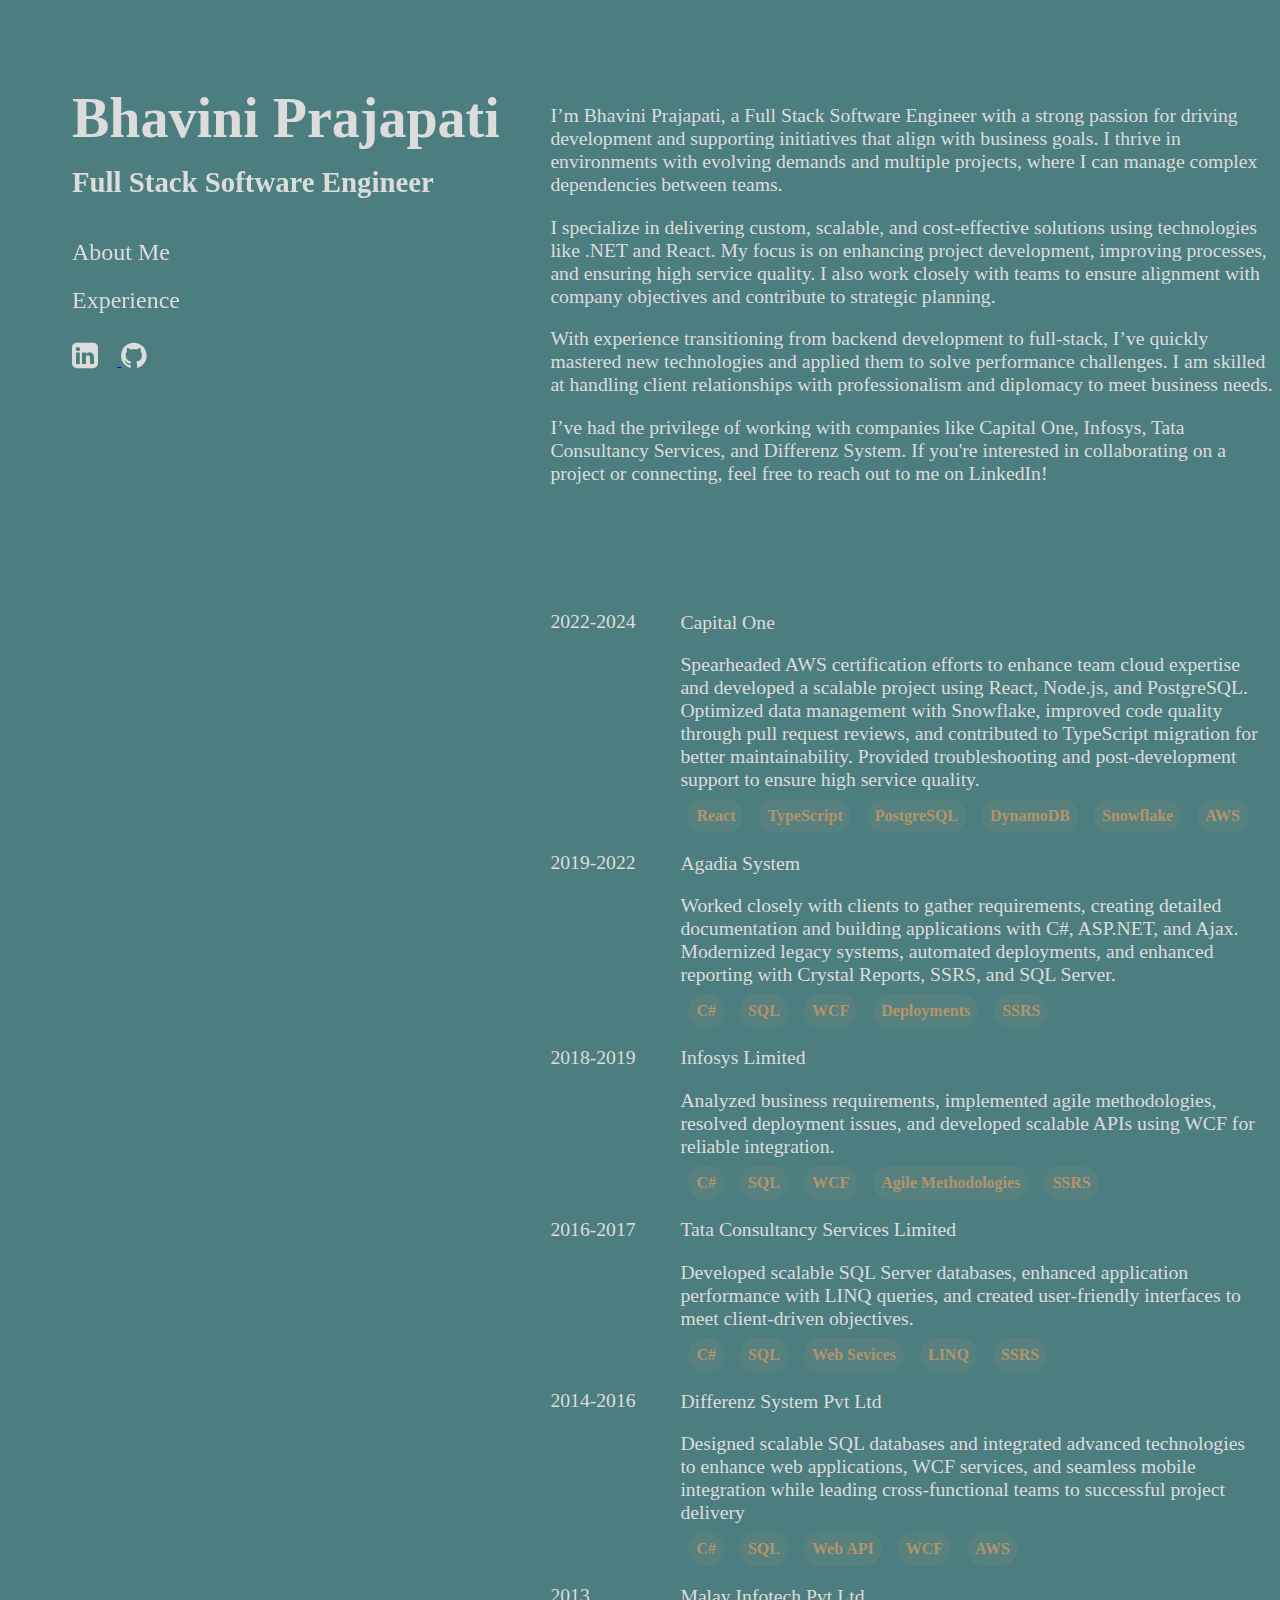
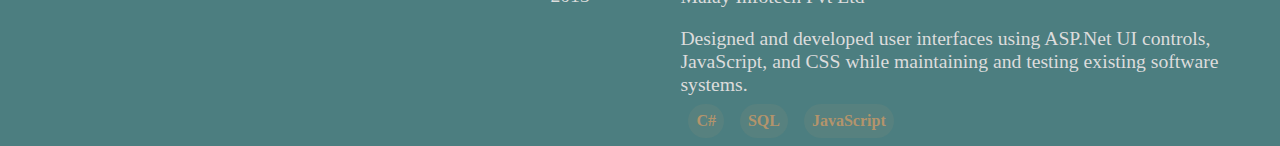
<file: PersonalWebsite/index.html>
<!DOCTYPE html>
<html lang="en">
  <head>
    <meta charset="UTF-8" />
    <meta name="viewport" content="width=device-width, initial-scale=1.0" />
    <title>Bhavini Prajapati</title>
    <link rel="stylesheet" href="css/profile.css" />
    <link rel="stylesheet" href="https://cdnjs.cloudflare.com/ajax/libs/font-awesome/4.7.0/css/font-awesome.min.css">
  </head>
  <body>
    <div class="background">
      <div class="Header">
        <div>
          <p class="Name">Bhavini Prajapati</p>
          <p class="Intro">Full Stack Software Engineer</p>
        </div>
        <div>
          <ul>
            <li><a href="#aboutus">About Me</a></li>
            <li><a href="#experience">Experience</a></li>
          </ul>
        </div>
        <div class="Links">
          <a href="https://www.linkedin.com/in/bhavini-prajapati" target="_blank">
            <i class="fa fa-linkedin-square" style=""></i>
          </a>
          <a href="https://github.com/MBhavi91" target="_blank">
            <i class="fa fa-github" style=""></i>
          </a>
        </div>
      </div>
      <div class="Body">
        <div id="aboutus" class="aboutus">
          <p>I’m Bhavini Prajapati, a Full Stack Software Engineer with a strong passion for driving development and supporting initiatives that align with business goals. I thrive in environments with evolving demands and multiple projects, where I can manage complex dependencies between teams.</p>
          <p>I specialize in delivering custom, scalable, and cost-effective solutions using technologies like .NET and React. My focus is on enhancing project development, improving processes, and ensuring high service quality. I also work closely with teams to ensure alignment with company objectives and contribute to strategic planning.</p>
          <p>With experience transitioning from backend development to full-stack, I’ve quickly mastered new technologies and applied them to solve performance challenges. I am skilled at handling client relationships with professionalism and diplomacy to meet business needs.</p>
          </p>I’ve had the privilege of working with companies like Capital One, Infosys, Tata Consultancy Services, and Differenz System. If you're interested in collaborating on a project or connecting, feel free to reach out to me on LinkedIn!</p>
        </div>
        <div id="experience" class="experience">
          <div class="experienceDesc">
            <div class="Years">2022-2024</div>
            <div class="Description">
              <p>Capital One</p>
              <p>Spearheaded AWS certification efforts to enhance team cloud expertise and developed a scalable project using React, Node.js, and PostgreSQL. Optimized data management with Snowflake, improved code quality through pull request reviews, and contributed to TypeScript migration for better maintainability. Provided troubleshooting and post-development support to ensure high service quality.</p>
              <ul>
                <li>React</li>
                <li>TypeScript</li>
                <li>PostgreSQL</li>
                <li>DynamoDB</li>
                <li>Snowflake</li>
                <li>AWS</li>
              </ul>
            </div>
          </div>
          <div class="experienceDesc">
            <div class="Years">2019-2022</div>
            <div class="Description">
              <p>Agadia System</p>
              <p>Worked closely with clients to gather requirements, creating detailed documentation and building applications with C#, ASP.NET, and Ajax. Modernized legacy systems, automated deployments, and enhanced reporting with Crystal Reports, SSRS, and SQL Server.</p>
              <ul>
                <li>C#</li>
                <li>SQL</li>
                <li>WCF</li>
                <li>Deployments</li>
                <li>SSRS</li>
              </ul>
            </div>
          </div>
          <div class="experienceDesc">
            <div class="Years">2018-2019</div>
            <div class="Description">
              <p>Infosys Limited</p>
              <p>Analyzed business requirements, implemented agile methodologies, resolved deployment issues, and developed scalable APIs using WCF for reliable integration.</p>
              <ul>
                <li>C#</li>
                <li>SQL</li>
                <li>WCF</li>
                <li>Agile Methodologies</li>
                <li>SSRS</li>
              </ul>
            </div>
          </div>
          <div class="experienceDesc">
            <div class="Years">2016-2017</div>
            <div class="Description">
              <p>Tata Consultancy Services Limited</p>
              <p>Developed scalable SQL Server databases, enhanced application performance with LINQ queries, and created user-friendly interfaces to meet client-driven objectives.</p>
              <ul>
                <li>C#</li>
                <li>SQL</li>
                <li>Web Sevices</li>
                <li>LINQ</li>
                <li>SSRS</li>
              </ul>
            </div>
          </div>
          <div class="experienceDesc">
            <div class="Years">2014-2016</div>
            <div class="Description">
              <p>Differenz System Pvt Ltd</p>
              <p>Designed scalable SQL databases and integrated advanced technologies to enhance web applications, WCF services, and seamless mobile integration while leading cross-functional teams to successful project delivery</p>
              <ul>
                <li>C#</li>
                <li>SQL</li>
                <li>Web API</li>
                <li>WCF</li>
                <li>AWS</li>
              </ul>
            </div>
          </div>
          <div class="experienceDesc">
            <div class="Years">2013</div>
            <div class="Description">
              <p>Malay Infotech Pvt Ltd</p>
              <p>Designed and developed user interfaces using ASP.Net UI controls, JavaScript, and CSS while maintaining and testing existing software systems.</p>
              <ul>
                  <li>C#</li>
                  <li>SQL</li>
                  <li>JavaScript</li>
              </ul>
            </div>
          </div>
        </div>
      </div>
    </div>
  </body>
</html>
</file>
<file: PersonalWebsite/css/profile.css>
html{
    background-color: #4C7E80;
}
.background{
    display: flex;
    text-align: left;
    color: gainsboro;
    font-family: serif;
}
.Header{
    margin-left: 4rem;
    position: fixed;
}
.Name{
    font-size: 3.5rem;
    font-weight: bolder;
    margin-bottom: 0.5rem;
    margin-top: 4.9rem;
}
.Intro{
    font-size: 1.8rem;
    font-weight: bold;
    margin-top: 1rem;
}
ul {
    list-style-type: none;
    margin: 0;
    padding: 0;
}
li a {
    color: gainsboro;
    text-decoration: none;
    font-size: 1.5rem;
    line-height: 3rem;
}
li a:hover
{
    color: burlywood;
}
li a:after
{
    color: white;
}
li a:active
{
    color: burlywood;
}
.Links a i
{
    padding-top: 1rem;
    padding-right: 1.2rem;
    font-size:30px; 
    color:gainsboro;
}
.Body{
    text-align: left;
    position: absolute;
    left: 43vw;
    font-size: 1.23rem;
    
}
.aboutus
{
    padding-top: 6rem;
}

.aboutus p
{
    margin-block-start: 0px;
}
.experience
{
    padding-top: 6rem;
}
.experienceDesc
{
    display: flex;
}
.Years
{
    width: 130px;
    display: flex;
    margin-top: 0.6rem;
}
.Description
{
    width: 580px;
    display: block;
    margin-top: -0.6rem;
}
.Description ul
{
    list-style-type: none;
    padding: 0;
    display: flex;
    width: 570px;
    overflow: hidden;
}
.Description ul li{
    color: #b3946c;
    text-decoration: none;
    padding: 0.5rem;
    border-radius: 625rem;
    margin: 0.5rem;
    font-size: 1rem;
    background-color: rgba(186,158,122, .1);
    font-weight: bolder;
}
.Description p
{
    margin-bottom: 0px;
}
</file>
